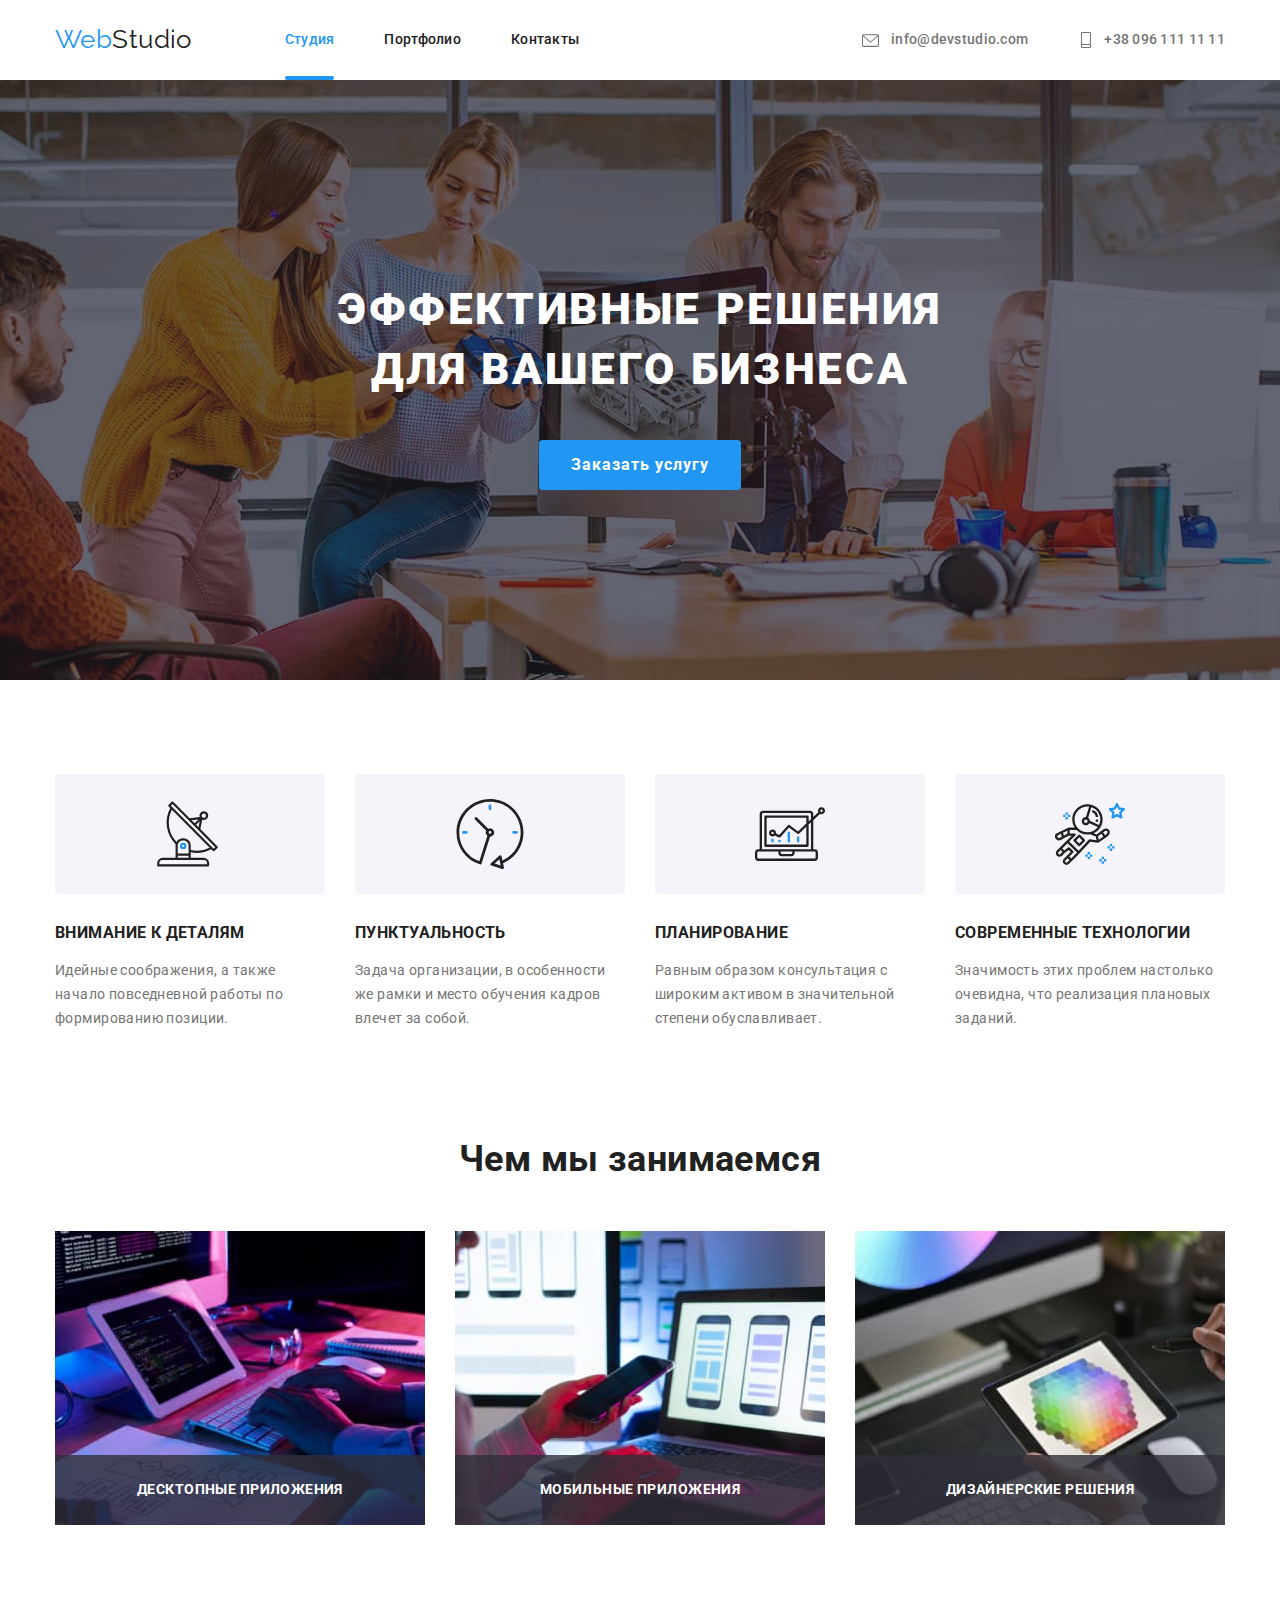
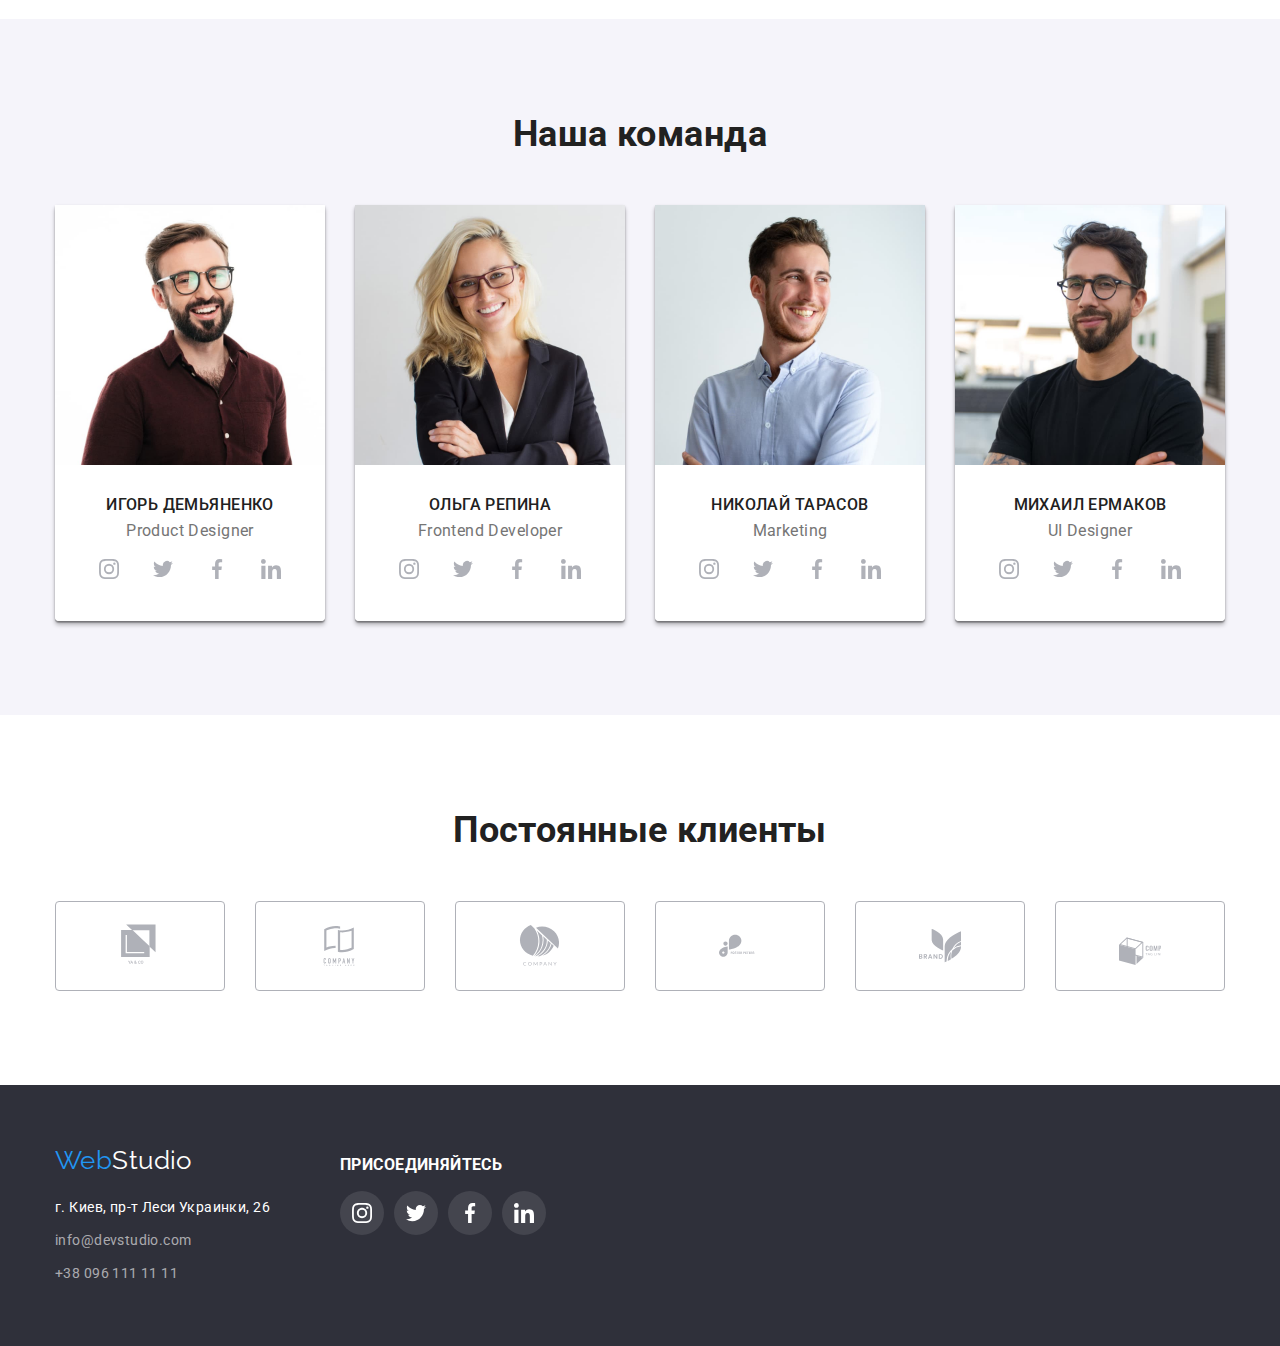
<file: index.html>
<!DOCTYPE html>
<html lang="ru">
  <head>
    <meta charset="UTF-8">
    <meta name="viewport" content="width=device-width, initial-scale=1.0">
    <title>Студия</title>
    <link 
        href="https://fonts.googleapis.com/css2?family=Raleway:wght@700&family=Roboto:wght@400;500;700;900&display=swap" rel="stylesheet">
    <link 
        rel="stylesheet" href="https://cdnjs.cloudflare.com/ajax/libs/modern-normalize/1.0.0/modern-normalize.min.css">
    <link rel="stylesheet" href="./css/styles.css" />
  </head>
  <body>
      <!-- Шапка сайта -->
    <header>
        <div class="container header">
            <nav class="site-nav-menu">
                <a href="./index.html" class="logo" lang="en"> Web<span class="accent">Studio</span></a>
                <ul class="site-nav list">
                    <li class="item"><a href="" class="link current">Студия</a></li>
                    <li class="item"><a href="./portfolio.html" class="link">Портфолио</a></li>
                    <li class="item"><a href="" class="link">Контакты</a></li>
                </ul>
            </nav>
                      
            <ul class="contacts list">
                <li class="item">
                    <a href="mailto:info@devstudio.com" lang="en" class="contact-link"> 
                        <svg class="contact-icon" width="21" height="17">
                            <use href="./images/symbol-defs1.svg#icon-envelope"></use>
                        </svg>
                        info@devstudio.com
                    </a>
                </li>
                <li class="item">
                    <a href="tel:+380961111111" class="contact-link">
                        <svg class="contact-icon" width="16" height="20">
                            <use href="./images/symbol-defs1.svg#icon-vector"></use>
                        </svg>
                        +38 096 111 11 11
                    </a>
                </li>
            </ul>           
        </div>
    </header>

    <main>
        <!-- Герой -->
        <section class="hero">
            <h1 class="hero-title">Эффективные решения <br> для вашего бизнеса</h1>
            <button class="button primary" data-open-modal>Заказать услугу</button>
        </section>

        <!-- Наши особенности -->
        <section class="section-features">
            <div class="container">
                <ul class="features-list">
                    <li class="feature-button">
                        <svg class="feature-icon" width="65" height="70">
                            <use href="./images/symbol-defs1.svg#icon-antenna"></use>
                        </svg>
                    </li>
                    <li class="feature-button">
                        <svg class="feature-icon" width="70" height="70">
                            <use href="./images/symbol-defs1.svg#icon-clock"></use>
                        </svg>
                    </li>
                    <li class="feature-button">
                        <svg class="feature-icon" width="70" height="70">
                            <use href="./images/symbol-defs1.svg#icon-diagram"></use>
                        </svg>
                    </li>
                    <li class="feature-button">
                        <svg class="feature-icon" width="70" height="70">
                            <use href="./images/symbol-defs1.svg#icon-astronaut"></use>
                        </svg> 
                    </li>
                </ul>
            </div>

            <div class="container">
                <h2 class="visually-hidden">Наши особенности</h2>
                    <ul class="features list">
                        <li class="item icon-details">
                            <h3 class="title">Внимание к деталям</h3>
                                <p>
                                    Идейные соображения, а также начало повседневной работы по формированию позиции.
                                </p>
                        </li>
                        <li class="item icon-punctuality">
                            <h3 class="title">Пунктуальность</h3>
                                <p>
                                    Задача организации, в особенности же рамки и место обучения кадров влечет за собой.
                                </p>
                    </li>
                    <li class="item icon-planning">
                        <h3 class="title">Планирование</h3>
                            <p>
                                Равным образом консультация с широким активом в значительной степени обуславливает.
                            </p>
                    </li>
                    <li class="item icon-technologies">
                        <h3 class="title">Современные технологии</h3>
                            <p>
                                Значимость этих проблем настолько очевидна, что реализация плановых заданий.
                            </p>
                    </li>
                </ul>         
            </div>
        </section>

        <!-- Чем мы занимаемся -->
        <section class="section">
            <div class="container">
                <h2 class="section-title">Чем мы занимаемся</h2>

                <ul class="services list">
                    <li class="item">
                        <div class="service-thumb">
                            <img src="./images/programer-working-his-desk-office-opt.jpg" alt="программист работает" width="370">
                            <p class="service-label">Десктопные приложения</p>
                        </div>
                    </li>
                    <li class="item">
                        <div class="service-thumb">
                            <img src="./images/developing-application-smartphones-opt.jpg" alt="смартфон приложения" width="370">
                            <p class="service-label">Мобильные приложения</p>
                        </div>
                    </li>
                    <li class="item">
                        <div class="service-thumb">
                            <img src="./images/selection-graphic-tablet-opt.jpg" alt="планшет графика" width="370"> 
                            <p class="service-label">Дизайнерские решения</p>
                        </div>
                    </li>
                </ul>
            </div>
        </section>

        <!-- Наша команда -->
        <section class="section-team">
            <div class="container">
                <h2 class="section-title">Наша команда</h2>

                <ul class="members list">
                    <li class="item">
                        <img src="./images/igor-demianenko-opt.jpg" alt="Игорь Демьяненко дизайнер" width="270"> 
                    
                        <div class="members-item">
                            <h3 class="title">Игорь Демьяненко</h3>
                            <p lang="en" class="role">Product Designer</p>
                            
                            <ul class="list team-socials">
                                <li>
                                    <a href="https://www.instagram.com/" target="_blank" class="link social-link">
                                        <svg class="social-icon" width="20" height="20">
                                            <use href="./images/symbol-defs1.svg#icon-instagram"></use>
                                        </svg>
                                    </a>
                                </li>
                                <li>
                                    <a href="https://twitter.com/" target="_blank" class="link social-link">
                                        <svg class="social-icon" width="20" height="20">
                                            <use href="./images/symbol-defs1.svg#icon-twitter"></use>
                                        </svg>
                                    </a>
                                </li>
                                <li>
                                    <a href="https://www.facebook.com/" target="_blank" class="link social-link">
                                        <svg class="social-icon" width="20" height="20">
                                            <use href="./images/symbol-defs1.svg#icon-facebook"></use>
                                        </svg>
                                    </a>
                                </li>
                                <li>
                                    <a href="https://www.linkedin.com/" target="_blank" class="link social-link">
                                        <svg class="social-icon" width="20" height="20">
                                            <use href="./images/symbol-defs1.svg#icon-linkedin"></use>
                                        </svg>
                                    </a>
                                </li>
                            </ul>
                        </div>     
                    </li>

                    <li class="item">
                        <img src="./images/olga-repina-opt.jpg" alt="Ольга Репина разработчик" width="270">
                        <div class="members-item">
                            <h3 class="title">Ольга Репина</h3>
                            <p lang="en" class="role">Frontend Developer</p>

                            <ul class="list team-socials">
                                <li>
                                    <a href="https://www.instagram.com/" target="_blank" class="link social-link">
                                        <svg class="social-icon" width="20" height="20">
                                            <use href="./images/symbol-defs1.svg#icon-instagram"></use>
                                        </svg>
                                    </a>
                                </li>
                                <li>
                                    <a href="https://twitter.com/" target="_blank" class="link social-link">
                                        <svg class="social-icon" width="20" height="20">
                                            <use href="./images/symbol-defs1.svg#icon-twitter"></use>
                                        </svg>
                                    </a>
                                </li>
                                <li>
                                    <a href="https://www.facebook.com/" target="_blank" class="link social-link">
                                        <svg class="social-icon" width="20" height="20">
                                            <use href="./images/symbol-defs1.svg#icon-facebook"></use>
                                        </svg>
                                    </a>
                                </li>
                                <li>
                                    <a href="https://www.linkedin.com/" target="_blank" class="link social-link">
                                        <svg class="social-icon" width="20" height="20">
                                            <use href="./images/symbol-defs1.svg#icon-linkedin"></use>
                                        </svg>
                                    </a>
                                </li>
                            </ul>
                        </div>
                    </li>

                    <li class="item"> 
                        <img src="./images/nikolai-tarasov-opt.jpg" alt="Николай Тарасов маркетинг" width="270">
                        <div class="members-item">
                            <h3 class="title">Николай Тарасов</h3>
                            <p lang="en" class="role">Marketing</p>

                            <ul class="list team-socials">
                                <li>
                                    <a href="https://www.instagram.com/" target="_blank" class="link social-link">
                                        <svg class="social-icon" width="20" height="20">
                                            <use href="./images/symbol-defs1.svg#icon-instagram"></use>
                                        </svg>
                                    </a>
                                </li>
                                <li>
                                    <a href="https://twitter.com/" target="_blank" class="link social-link">
                                        <svg class="social-icon" width="20" height="20">
                                            <use href="./images/symbol-defs1.svg#icon-twitter"></use>
                                        </svg>
                                    </a>
                                </li>
                                <li>
                                    <a href="https://www.facebook.com/" target="_blank" class="link social-link">
                                        <svg class="social-icon" width="20" height="20">
                                            <use href="./images/symbol-defs1.svg#icon-facebook"></use>
                                        </svg>
                                    </a>
                                </li>
                                <li>
                                    <a href="https://www.linkedin.com/" target="_blank" class="link social-link">
                                        <svg class="social-icon" width="20" height="20">
                                            <use href="./images/symbol-defs1.svg#icon-linkedin"></use>
                                        </svg>
                                    </a>
                                </li>
                            </ul>
                        </div>
                    </li>

                    <li class="item">
                        <img src="./images/mikhail-yermakov-opt.jpg" alt="Михаил Ермаков дизайнер" width="270">
                        <div class="members-item">
                            <h3 class="title">Михаил Ермаков</h3>
                            <p lang="en" class="role">UI Designer</p>

                            <ul class="list team-socials">
                                <li>
                                    <a href="https://www.instagram.com/" target="_blank" class="link social-link">
                                        <svg class="social-icon" width="20" height="20">
                                            <use href="./images/symbol-defs1.svg#icon-instagram"></use>
                                        </svg>
                                    </a>
                                </li>
                                <li>
                                    <a href="https://twitter.com/" target="_blank" class="link social-link">
                                        <svg class="social-icon" width="20" height="20">
                                            <use href="./images/symbol-defs1.svg#icon-twitter"></use>
                                        </svg>
                                    </a>
                                </li>
                                <li>
                                    <a href="https://www.facebook.com/" target="_blank" class="link social-link">
                                        <svg class="social-icon" width="20" height="20">
                                            <use href="./images/symbol-defs1.svg#icon-facebook"></use>
                                        </svg>
                                    </a>
                                </li>
                                <li>
                                    <a href="https://www.linkedin.com/" target="_blank" class="link social-link">
                                        <svg class="social-icon" width="20" height="20">
                                            <use href="./images/symbol-defs1.svg#icon-linkedin"></use>
                                        </svg>
                                    </a>
                                </li>
                            </ul>
                        </div>
                    </li>
                </ul>
            </div>
        </section>

        <!-- Постоянные клиенты -->
        <section class="section-clients">
            <div class="container">
                <h2 class="section-title">Постоянные клиенты</h2>

                <ul class="clients">
                    <li>
                        <a href="" target="_blank" class="client-link">
                            <svg class="client-icon" width="44" height="49">
                                <use href="./images/symbol-defs1.svg#icon-client1"></use>
                            </svg>
                        </a>
                    </li>
                    <li>
                        <a href="" target="_blank" class="client-link">
                            <svg class="client-icon" width="40" height="52">
                                <use href="./images/symbol-defs1.svg#icon-client2"></use>
                            </svg>
                        </a>
                    </li>
                    <li>
                        <a href="" target="_blank" class="client-link">
                            <svg class="client-icon" width="41" height="43">
                                <use href="./images/symbol-defs1.svg#icon-client3"></use>
                            </svg>
                        </a>
                    </li>
                    <li>
                        <a href="" target="_blank" class="client-link">
                            <svg class="client-icon" width="80" height="42">
                                <use href="./images/symbol-defs1.svg#icon-client4"></use>
                            </svg>
                        </a>
                    </li>
                    <li>
                        <a href="" target="_blank" class="client-link">
                            <svg class="client-icon" width="59" height="47">
                                <use href="./images/symbol-defs1.svg#icon-client5"></use>
                            </svg>
                        </a>
                    </li>
                    <li>
                        <a href="" target="_blank" class="client-link">
                            <svg class="client-icon" width="88" height="45">
                                <use href="./images/symbol-defs1.svg#icon-client6"></use>
                            </svg>
                        </a>
                    </li>
                </ul>
            </div>  
        </section>
    </main>

    <!-- Футер -->
    <footer class="address">
        <div class="container footer-flex">
            <div class="address-nav">
                <a href="./" class="logo" lang="en">Web<span class="accent-footer">Studio</span></a>
                <address>
                    <ul class="address list">
                        <li class="item"><a href="https://goo.gl/maps/F7UoxzN7m9sb4z4G9" target="_blank" rel="noopener noreferer" class="link">г. Киев, пр-т Леси Украинки, 26</a></li>  
                        <li class="item"><a href="mailto:info@devstudio.com" lang="en" class="contact">info@devstudio.com</a></li> 
                        <li><a href="tel:+380961111111" class="contact">+38 096 111 11 11</a></li>
                    </ul>
                </address>
            </div>

            <div class="socials-container">
                <h3 class="social-title">Присоединяйтесь</h3>
                <ul class="social-nav list">
                    <li>
                        <a href="https://www.instagram.com/" target="_blank" class="social1-link">
                            <svg class="social1-icon" width="20" height="20">
                                <use href="./images/symbol-defs1.svg#icon-instagram2"></use>
                            </svg>
                        </a>
                    </li>
                    <li>
                        <a href="https://twitter.com/" target="_blank" class="social1-link">
                            <svg class="social1-icon" width="20" height="20">
                                <use href="./images/symbol-defs1.svg#icon-twitter2"></use>
                            </svg>
                        </a>
                    </li>
                    <li>
                        <a href="https://www.facebook.com/" target="_blank" class="social1-link">
                            <svg class="social1-icon" width="20" height="20">
                                <use href="./images/symbol-defs1.svg#icon-facebook2"></use>
                            </svg>
                        </a>
                    </li>
                    <li>
                        <a href="https://www.linkedin.com/" target="_blank" class="social1-link">
                            <svg class="social1-icon" width="20" height="20">
                                <use href="./images/symbol-defs1.svg#icon-linkedin2"></use>
                            </svg>
                        </a>
                    </li>
                </ul>
            </div>
        </div>
    </footer>

     <div class="backdrop is-hidden" data-modal>
         <div class="modal">
             <button data-close-modal class="close-icon"></button>
         </div>
     </div>

     <script src="./js/modal.js"></script>
  </body>
</html>
</file>
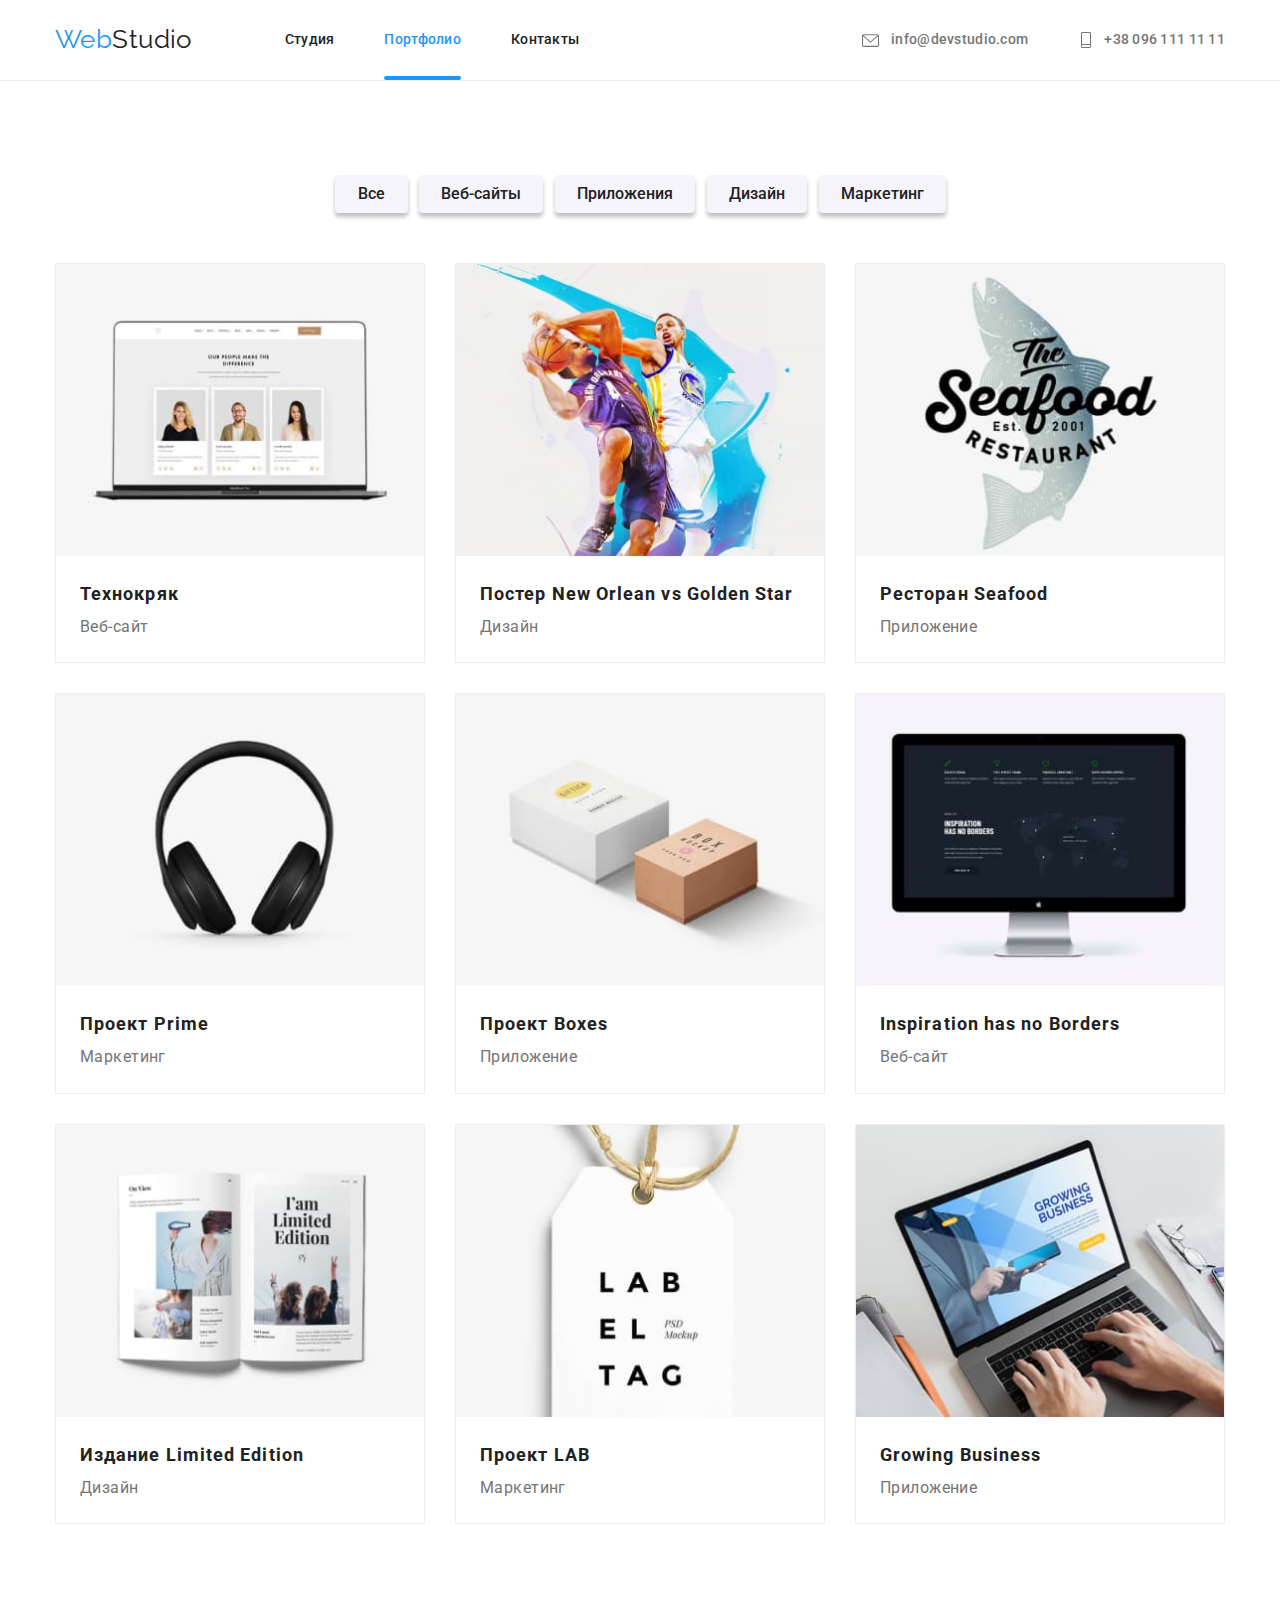
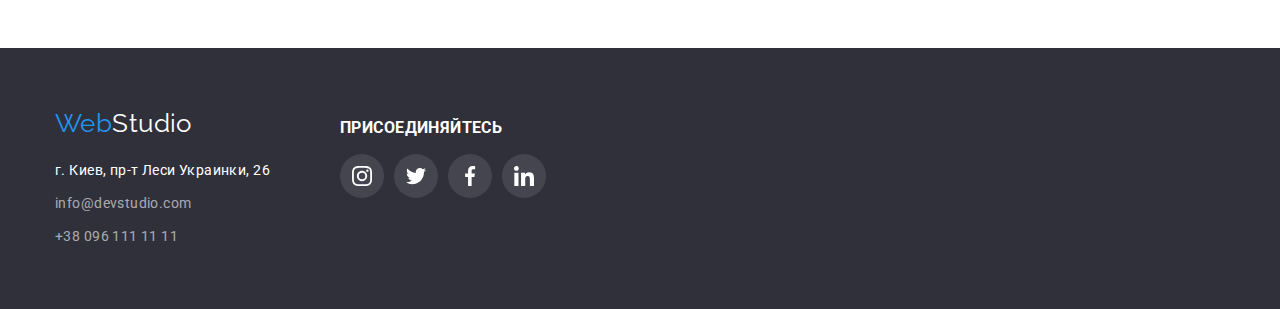
<file: portfolio.html>
<!DOCTYPE html>
<html lang="ru">
  <head>
    <meta charset="UTF-8">
    <meta name="viewport" content="width=device-width, initial-scale=1.0">
    <title>Портфолио</title>
    <link 
        href="https://fonts.googleapis.com/css2?family=Raleway:wght@700&family=Roboto:wght@400;500;700;900&display=swap" rel="stylesheet">
    <link 
        rel="stylesheet" href="https://cdnjs.cloudflare.com/ajax/libs/modern-normalize/1.0.0/modern-normalize.min.css">   
    <link rel="stylesheet" href="./css/styles.css" />
  </head>
  <body>
      <!-- Шапка сайта -->
      <header>
        <div class="container header">
            <nav class="site-nav-menu">
                <a href="./index.html" class="logo" lang="en"> Web<span class="accent">Studio</span></a>
                <ul class="site-nav list">
                    <li class="item"><a href="./index.html" class="link">Студия</a></li>
                    <li class="item"><a href="" class="link current">Портфолио</a></li>
                    <li class="item"><a href="" class="link">Контакты</a></li>
                </ul>
            </nav>
                      
            <ul class="contacts list">
                <li class="item">
                    <a href="mailto:info@devstudio.com" lang="en" class="contact-link"> 
                        <svg class="contact-icon" width="21" height="17">
                            <use href="./images/symbol-defs1.svg#icon-envelope"></use>
                        </svg>
                        info@devstudio.com
                    </a>
                </li>
                <li class="item">
                    <a href="tel:+380961111111" class="contact-link">
                        <svg class="contact-icon" width="16" height="20">
                            <use href="./images/symbol-defs1.svg#icon-vector"></use>
                        </svg>
                        +38 096 111 11 11
                    </a>
                </li>
            </ul>                 
        </div>
        <hr>
    </header>

    <main>
    <!-- Портфолио -->
    <section class="container portfolio"> 
        <h1 class="visually-hidden">Портфолио</h1>
        <div class="flex-container">
            <ul class="portfolio-nav list">           
                <li><button type="button" class="button secondary">Все</button></li>
                <li><button type="button" class="button secondary">Веб-сайты</button></li>
                <li><button type="button" class="button secondary">Приложения</button></li>
                <li><button type="button" class="button secondary">Дизайн</button></li>
                <li><button type="button" class="button secondary">Маркетинг</button></li>
            </ul>
        </div>

        <!-- <div class="container"> -->
            <ul class="work-nav list">
                <li class="item">
                    <div class="product-item">
                        <a href="" class="link">
                            <div class="product-thumb">
                                <img src="./images/technokryak-opt.jpg" alt="Страница вебсайта" width="370">
                                <div class="product-overlay">
                                    <p class="product-label">Технокряк это современная площадка распространения коронавируса. 
                                        Компании используют эту платформу для цифрового шпионажа и атак 
                                        на защищённые сервера конкурентов.
                                    </p>
                                </div>
                            </div>
                            <div class="product-list">
                                <p class="product-title">Технокряк</p>
                                <p class="description">Веб-сайт</p>
                            </div>
                        </a>
                    </div>                
                </li>

                <li class="item">
                    <div class="product-item">
                        <a href="" class="link">
                            <div class="product-thumb">
                                <img src="./images/poster-new-orlean-vs-golden-star-opt.jpg" alt="Баскетбол Новый Орлеан против Голден Стар" width="370">
                                <div class="product-overlay">
                                    <p class="product-label">Технокряк это современная площадка распространения коронавируса. 
                                        Компании используют эту платформу для цифрового шпионажа и атак 
                                        на защищённые сервера конкурентов.
                                    </p>
                                </div>                
                            </div>
                            <div class="product-list">
                                <p class="product-title">Постер New Orlean vs Golden Star</p>
                                <p class="description">Дизайн</p>
                            </div>
                        </a>
                    </div>                                   
                </li>

                <li class="item">
                    <div class="product-item">
                        <a href="" class="link">
                            <div class="product-thumb">
                                <img src="./images/restaurant-seafood-opt.jpg" alt="Ресторан Сифуд" width="370">
                                <div class="product-overlay">
                                    <p class="product-label">Технокряк это современная площадка распространения коронавируса. 
                                        Компании используют эту платформу для цифрового шпионажа и атак 
                                        на защищённые сервера конкурентов.
                                    </p>
                                </div>  
                            </div>
                            <div class="product-list">
                                <p class="product-title">Ресторан Seafood</p>
                                <p class="description">Приложение</p>
                            </div>
                        </a> 
                    </div>  
                </li>

                <li class="item">
                    <div class="product-item">
                        <a href="" class="link">
                            <div class="product-thumb">
                                <img src="./images/project-prime-opt.jpg" alt="Наушники" width="370"> 
                                <div class="product-overlay">
                                    <p class="product-label">Технокряк это современная площадка распространения коронавируса. 
                                        Компании используют эту платформу для цифрового шпионажа и атак 
                                        на защищённые сервера конкурентов.
                                    </p>
                                </div>               
                            </div>  
                            <div class="product-list">
                                <p class="product-title">Проект Prime</p>
                                <p class="description">Маркетинг</p> 
                            </div>
                        </a>  
                    </div>              
                </li>

                <li class="item">
                    <div class="product-item">
                        <a href="" class="link">
                            <div class="product-thumb">
                                <img src="./images/project-boxes-opt.jpg" alt="Две коробки" width="370">
                                <div class="product-overlay">
                                    <p class="product-label">Технокряк это современная площадка распространения коронавируса. 
                                        Компании используют эту платформу для цифрового шпионажа и атак 
                                        на защищённые сервера конкурентов.
                                    </p>
                                </div>                 
                            </div>
                            <div class="product-list">
                                <p class="product-title">Проект Boxes</p>
                                <p class="description">Приложение</p> 
                            </div>
                        </a>
                    </div>                   
                </li>

                <li class="item">
                    <div class="product-item">
                        <a href="" class="link">
                            <div class="product-thumb">
                                <img src="./images/inspiration-has-no-borders-opt.jpg" alt="Страница вебсайта" width="370">
                                <div class="product-overlay">
                                    <p class="product-label">Технокряк это современная площадка распространения коронавируса. 
                                        Компании используют эту платформу для цифрового шпионажа и атак 
                                        на защищённые сервера конкурентов.
                                    </p>
                                </div>   
                            </div>
                            <div class="product-list">
                                <p class="product-title">Inspiration has no Borders</p>
                                <p class="description">Веб-сайт</p> 
                            </div>
                        </a> 
                    </div>               
                </li>

                <li class="item">
                    <div class="product-item">
                        <a href="" class="link">
                            <div class="product-thumb">
                                <img src="./images/limited-edition-opt.jpg" alt="Разворот книги" width="370">
                                <div class="product-overlay">
                                    <p class="product-label">Технокряк это современная площадка распространения коронавируса. 
                                        Компании используют эту платформу для цифрового шпионажа и атак 
                                        на защищённые сервера конкурентов.
                                    </p>
                                </div>                 
                            </div>
                            <div class="product-list">
                                <p class="product-title">Издание Limited Edition</p>
                                <p class="description">Дизайн</p> 
                            </div>
                        </a>  
                    </div>              
                </li>

                <li class="item">
                    <div class="product-item">
                        <a href="" class="link">
                            <div class="product-thumb">
                                <img src="./images/project-lab-opt.jpg" alt="Ярлык с надписью" width="370">
                                <div class="product-overlay">
                                    <p class="product-label">Технокряк это современная площадка распространения коронавируса. 
                                        Компании используют эту платформу для цифрового шпионажа и атак 
                                        на защищённые сервера конкурентов.
                                    </p>
                                </div>                  
                            </div>
                            <div class="product-list">
                                <p class="product-title">Проект LAB</p>
                                <p class="description">Маркетинг</p> 
                            </div>
                        </a>  
                    </div>             
                </li>

                <li class="item">
                    <div class="product-item">
                        <a href="" class="link">
                            <div class="product-thumb">
                                <img src="./images/growing-business-opt.jpg" alt="Руки на клавиатуре ноутбука" width="370">
                                <div class="product-overlay">
                                    <p class="product-label">Технокряк это современная площадка распространения коронавируса. 
                                        Компании используют эту платформу для цифрового шпионажа и атак 
                                        на защищённые сервера конкурентов.
                                    </p>
                                </div>                 
                            </div>
                            <div class="product-list">
                                <p class="product-title">Growing Business</p>
                                <p class="description">Приложение</p>  
                            </div>
                        </a>   
                    </div>            
                </li>
            </ul>
        </div>
    </section>

    </main>

    <!-- Футер -->
    <footer class="address">
        <div class="container footer-flex">
            <div class="address-nav">
                <a href="./" class="logo" lang="en">Web<span class="accent-footer">Studio</span></a>
                <address>
                    <ul class="address list">
                        <li class="item"><a href="https://goo.gl/maps/F7UoxzN7m9sb4z4G9" target="_blank" rel="noopener noreferer" class="link">г. Киев, пр-т Леси Украинки, 26</a></li>  
                        <li class="item"><a href="mailto:info@devstudio.com" lang="en" class="contact">info@devstudio.com</a></li> 
                        <li><a href="tel:+380961111111" class="contact">+38 096 111 11 11</a></li>
                    </ul>
                </address>
            </div>

            <div class="socials-container">
                <h3 class="social-title">Присоединяйтесь</h3>
                <ul class="social-nav list">
                    <li>
                        <a href="" target="_blank" class="social1-link">
                            <svg class="social1-icon" width="20" height="20">
                                <use href="./images/symbol-defs1.svg#icon-instagram2"></use>
                            </svg>
                        </a>
                    </li>
                    <li>
                        <a href="" target="_blank" class="social1-link">
                            <svg class="social1-icon" width="20" height="20">
                                <use href="./images/symbol-defs1.svg#icon-twitter2"></use>
                            </svg>
                        </a>
                    </li>
                    <li>
                        <a href="" target="_blank" class="social1-link">
                            <svg class="social1-icon" width="20" height="20">
                                <use href="./images/symbol-defs1.svg#icon-facebook2"></use>
                            </svg>
                        </a>
                    </li>
                    <li>
                        <a href="" target="_blank" class="social1-link">
                            <svg class="social1-icon" width="20" height="20">
                                <use href="./images/symbol-defs1.svg#icon-linkedin2"></use>
                            </svg>
                        </a>
                    </li>
                </ul>
            </div>
        </div>
    </footer>
  </body>
</html>
</file>
<file: css/styles.css>
/* цвет основного текста color: #757575;  */
/* вторичный цвет текста color: #212121; */
/* белый color: #FFFFFF; */
/* акцент color: #2196F3; */
/* цвет контакта rgba(255, 255, 255, 0.6); */
/* основной цвет фона background: #FFFFFF; */
/* вторичный цвет фона background: #2F303A; */
/* дополнительный цвет фона background: #F5F4FA; */
/* цвет линии хэдер color: #ECECEC; */
/* цвет иконки color: #AFB1B8 */
/* распределение времени cubic-bezier(0.4, 0, 0.2, 1) */

:root {
    --primary-text-color: #757575;
    --title-text-color: #212121;
    --white-color: #FFFFFF;
    --accent-color: #2196F3;
    --contact-color: rgba(255, 255, 255, 0.6);
    --additional-bg-color: #F5F4FA;
    --secondary-bg-color: #2F303A;
    --border-line-color: #EEEEEE;
    --additional-line-color: #ECECEC;
    --icon-color: #AFB1B8;
    --timing-function: cubic-bezier(0.4, 0, 0.2, 1);
}

html {
    box-sizing: border-box;
}

img {
    display: block;
}

body {
    background-color: var(--white-color);
    color: var(--primary-text-color);
    font-family: Roboto, sans-serif;
    font-size: 14px;
    line-height: 1.7;
    letter-spacing: 0.03em;
}

.list {
    list-style: none;
    padding: 0;
    margin: 0;
}

.container {
    margin-right: auto;
    margin-left: auto;
    width: 1200px;
    padding-left: 15px;
    padding-right: 15px;
}

.visually-hidden {
    position: absolute !important;
    clip: rect(1px 1px 1px 1px);
    clip: rect(1px, 1px, 1px, 1px);
    padding: 0 !important;
    border: 0 !important;
    height: 1px !important;
    width: 1px !important;
    overflow: hidden;
  }

html body a:focus {
    outline:none;
}

html body button:focus {
    outline:none;
}


/* logo */
.logo {
    display: block;
    padding-top: 24px;
    padding-bottom: 25px;

    color: var(--accent-color);
    font-family: Raleway, sans-serif;
    font-size: 26px;
    line-height: 1.2;
    text-decoration: none;
}

.logo .accent {
    color: var(--title-text-color);
}

.header {
    display: flex;
    height: 80px;
    align-items: center;
    
}

/* site-nav */
.site-nav{
    display: flex;
    margin-left: 93px;
}

.site-nav-menu {
    display: flex;
}

.site-nav .item:not(:last-child) {
    margin-right: 50px;
}

.site-nav .link {
    display: block;
    padding-top: 32px;
    padding-bottom: 32px;

    color: var(--title-text-color);
    font-weight: 500;
    line-height: 1.14;
    letter-spacing: 0.02em;
    text-decoration: none;
    transition: color 250ms var(--timing-function);  
}

.site-nav .link:hover,
.site-nav .link:focus {
    color: var(--accent-color);
}

.site-nav .link.current {
    color: var(--accent-color);
    position: relative;
}

.site-nav .link.current::after {
    position: absolute;
    bottom: 0;
    left: 0;
    /* transform: scaleX(0); */
    content: "";
    display: block;
    width: 100%;
    height: 4px;
    background-color: var(--accent-color);
    border-radius: 2px;
    margin: 0;
    /* transition: transform 250ms var(--timing-function); */
}

/* .link.current:hover::after,
.link.current:focus::after {
    transform: scaleX(1);
} */


/* contacts */
.contacts {
    display: flex;
    margin-left: auto;
    align-items: center;
    list-style: none;
    justify-content: space-between;
}

.contacts .item + .item {
    margin-left: 50px;
}

.contacts .contact-link {
    display: inline-flex;
    padding-top: 31px;
    padding-bottom: 31px;
    align-items: center;

    color: var(--primary-text-color);
    font-weight: 500;
    line-height: 1.14;
    letter-spacing: 0.02em;
    text-decoration: none;
}

.contact-icon {
    display: inline-flex;
    margin-right: 10px;
    padding: 0;
    fill: var(--primary-text-color);
}

.contact-link:hover >.contact-icon,
.contact-link:focus >.contact-icon { 
    fill: var(--accent-color);
}

.contact-link:hover >.contact-icon {
    transition: fill 250ms var(--timing-function);
}

.contact-link {
    transition: color 250ms var(--timing-function);
}

.contact-link:hover,
.contact-link:focus {
    color: var(--accent-color);
}


/* стили для index.html */

/* hero */
.hero-title {
    margin-top: 0;
    margin-bottom: 40px;
    color: var(--white-color);
    font-weight: 900;
    font-size: 44px;
    line-height: 1.36; 
    text-transform: uppercase;
    letter-spacing: 0.06em;
}
.hero {
    max-width: 1600px;
    height: 600px;
    margin-left: auto;
    margin-right: auto;
    background-color: var(--secondary-bg-color);
    background-image: linear-gradient(
        to right,
        rgba(47, 48, 58, 0.4),
        rgba(47, 48, 58, 0.4)
        ),
        url('../images/img-hero-opt.jpg');
    background-size: cover;
    background-position: center;
    background-repeat: no-repeat;

    text-align: center;
    padding-top: 200px;
    padding-bottom: 200px;
}

/* feature-list */
.title {
    color: var(--title-text-color);
    font-weight: 700;
    line-height: 1.14;
    text-transform: uppercase;
    margin-top: 0;
    margin-bottom: 10;
}

.section-features {
    padding-top: 94px;
    padding-bottom: 94px;
}

.features {
    display: flex;
    flex-wrap: wrap;
    justify-content: space-between;
}

.features .item {
    width: 270px;
}

.features .item:not(:last-child) {
    margin-right: 30px;
}

.feature-list p {
    margin-top: 0;
    margin-bottom: 0;
}

.features-list {
    display: flex;
    margin-bottom: 30px; 
    padding: 0;
    margin-top: 0;
    list-style: none;
    justify-content: space-between;
}

.feature-button {
    display: inline-block;
    width: 270px;
    height: 120px;
    padding: 25px 100px;
    box-sizing: border-box;
    border-radius: 4px;
    background-color: var(--additional-bg-color);
}

/* section */
.section-title {
    color: var(--title-text-color);
    font-weight: 700;
    font-size: 36px;
    line-height: 1.17;
    text-align: center;
    margin-top: 0;
    margin-bottom: 50px;
}

.section {
    padding-bottom: 94px;
}

.services {
    display: flex;
    flex-wrap: wrap; 
}

.services .item {
    width: 370px;
}

.services .item:not(:last-child) {
    margin-right: 30px;
}

.service-thumb {
    position: relative;
}

.service-thumb > .service-label {
    position: absolute;
    margin: 0;
    bottom: 0;
    left: 0;
    padding-top: 27px;
    padding-bottom: 27px;
    width: 100%;
    max-width: 370px;
    background-color: rgba(47, 48, 58, 0.8);
    
    font-weight: bold;
    line-height: 1.14;
    text-align: center;
    text-transform: uppercase;
    color: var(--white-color);
}


/* our team */
.members .title {
    color: var(--title-text-color);
    font-weight: 500;
    font-size: 16px;
    line-height: 1.19;
    text-align: center;
}

.role {
    font-size: 16px;
    line-height: 1.19px;
    text-align: center;
}

.section-team {
    background-color: var(--additional-bg-color);
    padding-top: 94px;
    padding-bottom: 94px;

}

.members-item p {  
    margin-bottom: 16px;
    padding: 0;
}

.members-item {
    min-width: 270px;
    text-align: center;
    background-color: var(--white-color);
    margin-left: 0;
    margin-right: 0;
    padding-top: 30px;
    padding-bottom: 30px;
    border-bottom-left-radius: 4px;
    border-bottom-right-radius: 4px;
}

.work-nav .title {
    color: var(--title-text-color);
    font-weight: 700;
    font-size: 18px;
    line-height: 2;
    letter-spacing: 0.06em;
    margin-bottom: 4px;
}

.members {
    display: flex;
    flex-wrap: wrap;
}

.members .item {
    display: inline-block;
    width: 270px;
    border-bottom-left-radius: 4px;
    border-bottom-right-radius: 4px;
    box-shadow: 0px 2px 1px rgba(0, 0, 0, 0.2), 0px 1px 1px rgba(0, 0, 0, 0.14), 0px 1px 3px rgba(0, 0, 0, 0.12), 0px 4px 4px rgba(0, 0, 0 ,0.25);
}

.members .item:not(:last-child) {
    margin-right: 30px;
}

.team-socials {
    display: flex;
    padding: 0;
    margin-right: 32px;
    margin-left: 32px;
    width: 206px;
    height: 44px;
    list-style: none;
    justify-content: space-between;
}

.social-link {
    display: inline-flex;
    justify-content: center;
    align-items: center;
    width: 44px;
    height: 44px;
    padding: 0;
    margin: 0;
    box-sizing: border-box;
    border-radius: 50%;
    background-color: var(--white-color);
    transition: box-shadow 250ms var(--timing-function), 
                background-color 250ms var(--timing-function);
}

.social-icon {
    display: inline-flex;
    align-items: center;
    fill: var(--icon-color);
    transition: fill 250ms var(--timing-function),
}

.social-icon:hover {
    fill: var(--white-color);
}

.social-link:hover,
.social-link:focus {
    box-shadow: 0px 4px 4px rgba(0, 0, 0, 0.25);
    background-color: var(--accent-color);
}

.social-link .social-icon {
    transition: fill 250ms var(--timing-function);
}

.social-link:hover .social-icon,
.social-link:focus .social-icon {
    fill: var(--white-color);
}


/* regular customers */
.section-clients {
    padding-top: 94px;
    padding-bottom: 94px;
}

.clients {
    display: flex;
    padding: 0;
    margin: 0;
    list-style: none;
    justify-content: space-between;
}

.client-link {
    display: inline-flex;
    width: 170px;
    height: 90px;
    padding: 20px 63px;
    border: 1px solid var(--icon-color);
    border-radius: 4px;
    align-items: center;
    transition: border-color 250ms var(--timing-function);
}

.clients .client-link:not(:last-child) {
    margin-right: 30px;
}

.client-link:hover,
.client-link:focus {
    border-color: var(--accent-color);
}

.client-icon {
    fill: var(--icon-color);
    
}

.client-link .client-icon {
    transition: fill 250ms var(--timing-function);
}

.client-link:hover .client-icon,
.client-link:focus .client-icon {
    fill: var(--accent-color);
}

/* button */
.button {
    color: var(--title-text-color);
    background-color: var(--additional-bg-color);
    font-family: inherit;
    cursor: pointer;
}

.button.primary {
    border-radius: 4px;
    padding: 10px 32px;
    display: inline-block;
    min-width: 200px;
    border: transparent;
    color: var(--white-color);
    background-color: var(--accent-color);
    font-weight: 700;
    font-size: 16px;
    line-height: 1.9;
    align-items: center;
    text-align: center;
    letter-spacing: 0.06em;
}

/* footer */
.logo .accent-footer {
    color: var(--white-color);
}

.address .link {
    color: var(--white-color);
    font-style: normal;
    font-size: 14px;
    line-height: 1.7;
    text-decoration: none;
}

.address .contact {
    color: var(--contact-color);
    font-style: normal;
    font-size: 14px;
    line-height: 1.7;
    text-decoration: none;
}

.address {
    background-color: var(--secondary-bg-color);
}

.address-nav {
    padding-top: 60px;
    padding-bottom: 60px;
}

.address-nav .logo {
    padding-top: 0;
    padding-bottom: 20px;
}

.address .item {
    margin-bottom: 9px;
}

.footer-flex {
    display: flex;
    flex-wrap: wrap;
}

.socials-container {
    display: inline-block;
    padding: 0;
    margin-left: 70px;
    margin-top: 70px;
    margin-bottom: 100px;
    width: 206px;
    height: 80px;
}

.social-nav {
    display: flex;
    padding: 0;
    margin: 0;
    list-style: none;
    justify-content: space-between;
}

.social-title {
    color: var(--white-color);
    font-weight: 700;
    line-height: 1.17;
    text-transform: uppercase;
    margin-top: 0;
    margin-bottom: 20;

}

.social1-link {
    display: inline-flex;
    justify-content: center;
    align-items: center;
    width: 44px;
    height: 44px;
    padding: 0;
    margin: 0;
    box-sizing: border-box;
    border-radius: 50%;
    background-color: rgba(255, 255, 255, 0.1); 
    transition: background-color 250ms var(--timing-function),
                box-shadow 250ms var(--timing-function);
}

.social1-icon {
    display: inline-flex;
    align-items: center;
    fill: var(--white-color)
}

.social-nav .social1-link:hover,
.social-nav .social1-link:focus {
    background-color: var(--accent-color);
    box-shadow: 0px 4px 4px rgba(0, 0, 0, 0.25);
}

.social1-link:hover .social1-icon,
.social1-link:focus .social1-icon {
    background-color: var(--accent-color);
    fill: var(--white-color);
}

.social1-link .social1-icon {
    transition: background-color 250ms var(--timing-function),
                box-shadow 250ms var(--timing-function);
}    


/* стили для potfolio.html */

hr {
    border: none;
    background-color: var(--additional-line-color);
    height: 1px;
    margin-top: 0;
    margin-bottom: 0;
}

/* portfolio-nav */
.button.secondary {
    border-radius: 4px;
    padding: 6px 22px;
    display: inline-block;
    min-width: 73px;
    border: transparent;
    color: var(--title-text-color);
    background-color: var(--additional-bg-color);
    font-weight: 500;
    font-size: 16px;
    line-height: 1.6;
    text-align: center;
    box-shadow: 0px 4px 4px rgba(0, 0, 0, 0.25);
    border-radius: 4px;
    transition: color 250ms var(--timing-function),
                background-color 250ms var(--timing-function); 
}

.button.secondary:hover,
.button.secondary:focus {
    color: var(--white-color);
    background-color: var(--accent-color);
}

.portfolio {
    padding-bottom: 94px;
    padding-top: 94px;
}

.portfolio-nav {
    display: flex;
    justify-content: space-between;
}

.flex-container {
    margin-right: auto;
    margin-left: auto;
    width: 611px;
    padding-bottom: 16px;
    margin-bottom: 34px;
}

/* work-list */

.work-nav p {
    margin-top: 0;
    margin-bottom: 0;
}

.product-title {
    color: var(--title-text-color);
    font-weight: 700;
    font-size: 18px;
    line-height: 2;
    letter-spacing: 0.06em;
    margin-bottom: 4px;
}

.description {
    color: var(--primary-text-color);
    font-size: 16px;
    line-height: 1.88;
}

.product-list {
    min-width: 322px;
    margin-left: 0;
    margin-right: 0;
    padding: 20px 24px;
}

.work-nav {
    display: flex;
    flex-wrap: wrap; 
}

.work-nav .link {
    display: inline-block;
    text-decoration: none;
    transition: box-shadow 250ms var(--timing-function);
}

.work-nav .link:hover,
.work-nav .link:focus {
    box-shadow: 0px 4px 4px rgba(0, 0, 0, 0.25);
}

.work-nav .item {
    display: inline-block;
    width: 370px;
    text-align: left;
    margin-right: 30px;
    margin-bottom: 30px;
    border: 1px solid var(--border-line-color);
    background-color: var(--white-color);
}

.product-item img {
  display: block;
  width: 100%;
}

.product-thumb {
    position: relative;
    overflow: hidden;
}

.product-overlay {
    position: absolute;
    top: 0;
    left: 0;
    width: 100%;
    height: 100%;
    background-color: rgba(33, 150, 243, 0.9);
    transform: translateY(100%);
    transition: transform 250ms var(--timing-function);
}

.work-nav .link:hover .product-overlay,
.work-nav .link:focus .product-overlay {
    transform: translateY(0) 
}

.product-label {
    position: absolute;
    margin: 0;
    padding: 0;
    width: 322px;
    top: 50%;
    left: 50%;
    transform: translate(-50%, -50% );
    opacity: 0;
   
    font-size: 18px;
    line-height: 1.5;  
    letter-spacing: 0.03em;
    color: rgba(255, 255, 255, 1);
    letter-spacing: 0.03em;
    text-shadow: 0px 4px 4px rgba(0, 0, 0, 0.25);
    transition: opacity 250ms var(--timing-function);         
}

.work-nav .link:hover .product-label,
.work-nav .link:focus .product-label {
    opacity: 0.7;
}

.work-nav .item:nth-child(3n) {
    margin-right: 0;
}

.work-nav .item:nth-child(- n + 3) {
    margin-bottom: 0;
}


/* Модальное окно */
.backdrop {
    position: fixed;
    top: 0;
    left: 0;
    width: 100%;
    height: 100%;
    background-color: rgba(0, 0, 0, 0.2);
    opacity: 1;
    transition: opacity 250ms var(--timing-function);
    padding: 8px;
}

.backdrop.is-hidden {
    opacity: 0;
    pointer-events: none;
}

.backdrop.is-hidden .modal {
    transform: translate(-50%, -50%) scale(0.9);
}

.modal {
    position: absolute;
    top: 50%;
    left: 50%;
    transform: translate(-50%, -50%) scale(1);

    width: 528px;
    height: 581px;
    background-color: var(--white-color); 
    padding: 8px;
    
    transition: transform 250ms var(--timing-function);
}

.close-icon {
    display: block;
    margin-left: auto;
    padding: 0;
    width: 30px;
    height: 30px;
    border-radius: 50%;
    border: 1px solid rgba(0, 0, 0, 0.1);

    background-image: url(../images/close-black-18dp-opt.svg);
    background-repeat: no-repeat;
    background-position: 54% 100%;
    background-color: transparent;
    cursor: pointer;
}
</file>
